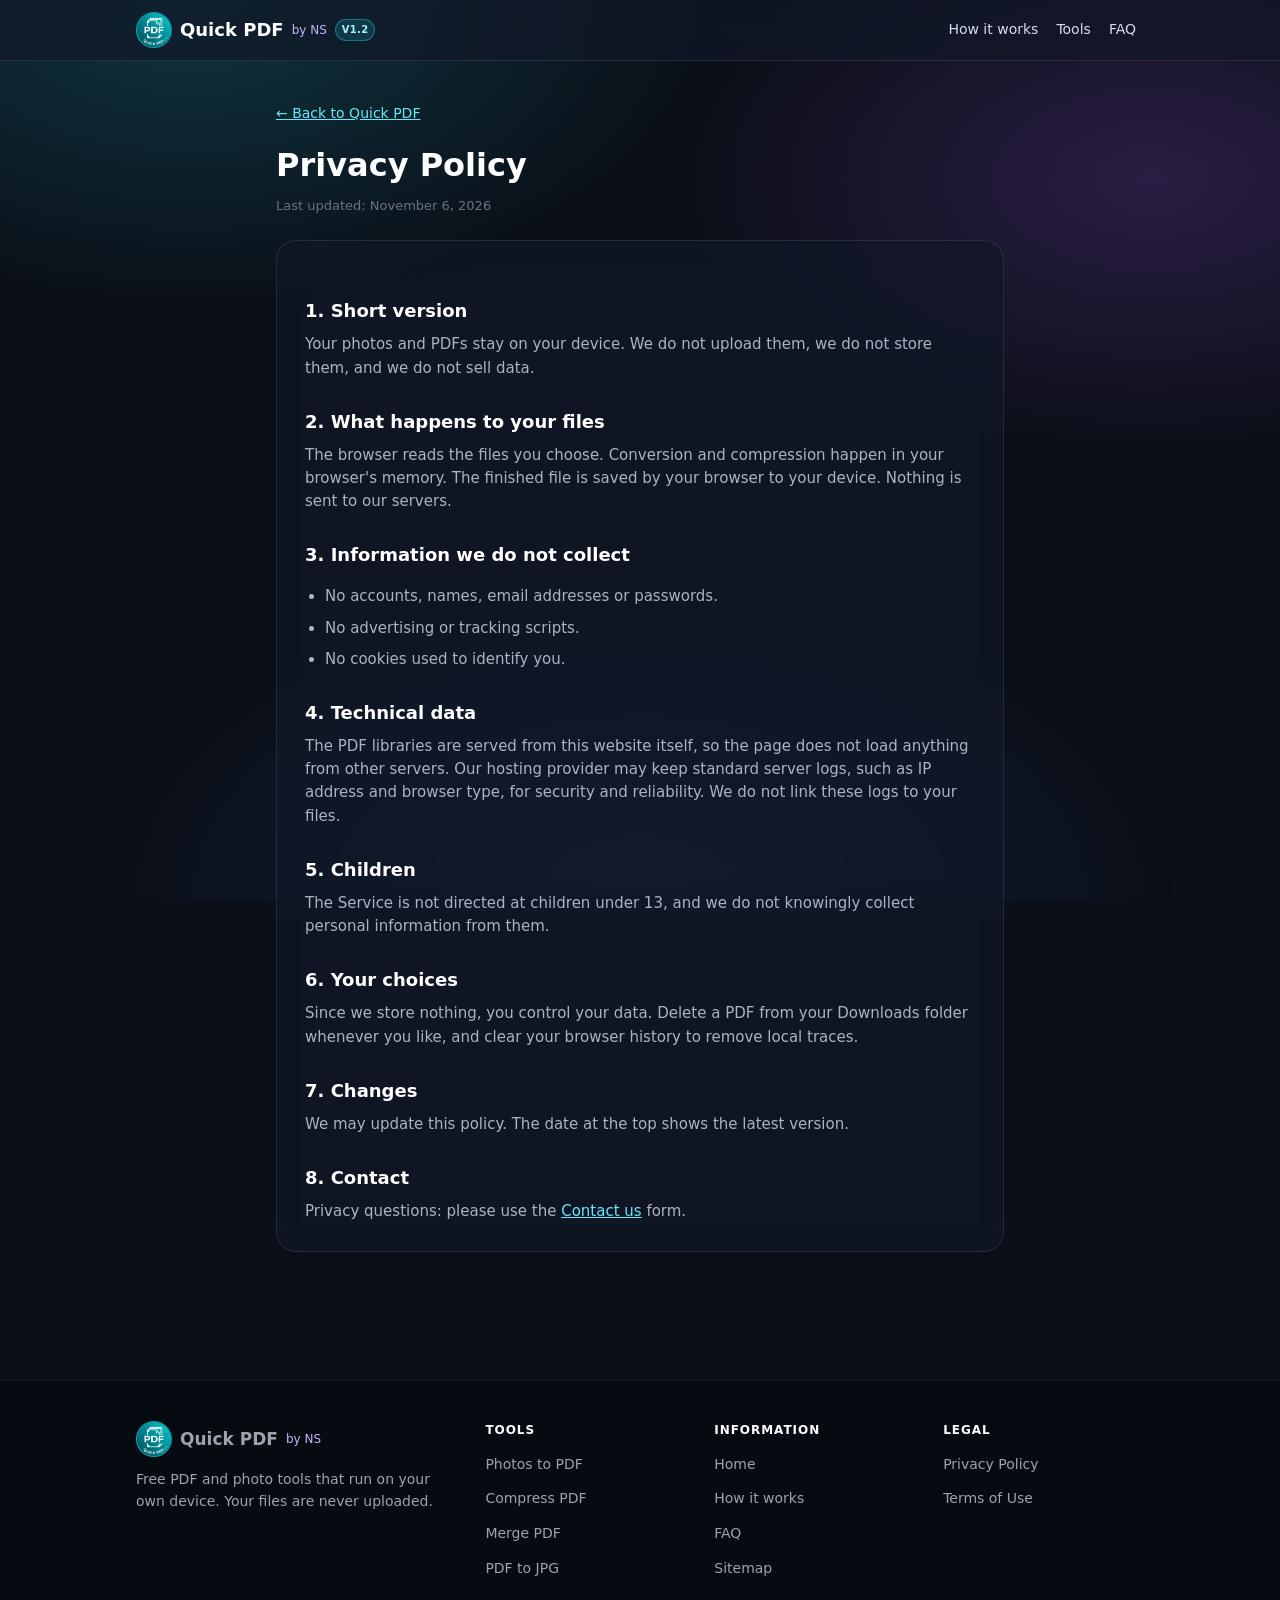
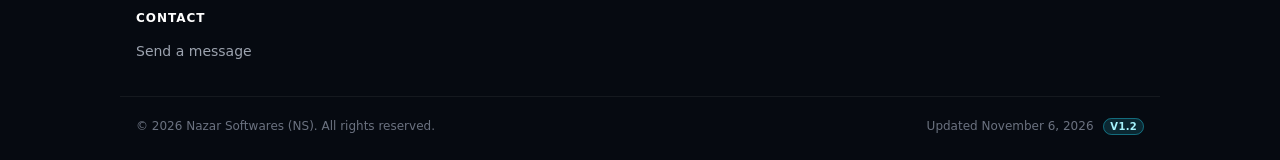
<file: privacy.html>
<!DOCTYPE html>
<html lang="en">
<head>
<meta charset="UTF-8">
<meta name="viewport" content="width=device-width, initial-scale=1.0">
<title>Privacy Policy | Quick PDF</title>
<meta name="description" content="Quick PDF privacy policy. Your photos and PDFs are processed in your browser and are never uploaded to our servers.">
<meta name="robots" content="index, follow">
<link rel="canonical" href="https://quickpdf-ten.vercel.app/privacy.html">
<link rel="icon" type="image/png" sizes="48x48" href="/assets/favicon-48.png">
<link rel="icon" type="image/x-icon" href="/favicon.ico">
<link rel="manifest" href="/site.webmanifest">
<link rel="stylesheet" href="style.css">
</head>
<body>
<div class="aurora" aria-hidden="true"></div>
<header class="topbar glass">
  <div class="wrap">
    <a class="brand" href="index.html">
      <img class="logo" src="assets/logo.png" width="36" height="36" alt="Quick PDF logo: free image to PDF converter and PDF compressor">
      <span>Quick PDF</span>
      <span class="brand-by">by NS</span>
      <span class="version-badge">v1.2</span>
    </a>
    <nav class="nav" aria-label="Main">
      <a href="index.html#how">How it works</a>
      <a href="index.html#tools">Tools</a>
      <a href="index.html#faq">FAQ</a>
    </nav>
  </div>
</header>

<main class="wrap legal">
  <a class="back-link" href="index.html">← Back to Quick PDF</a>
  <h1>Privacy Policy</h1>
  <p class="updated">Last updated: November 6, 2026</p>

  <div class="glass">
    <h2>1. Short version</h2>
    <p>Your photos and PDFs stay on your device. We do not upload them, we do not store them, and we do not sell data.</p>

    <h2>2. What happens to your files</h2>
    <p>The browser reads the files you choose. Conversion and compression happen in your browser's memory. The finished file is saved by your browser to your device. Nothing is sent to our servers.</p>

    <h2>3. Information we do not collect</h2>
    <ul>
      <li>No accounts, names, email addresses or passwords.</li>
      <li>No advertising or tracking scripts.</li>
      <li>No cookies used to identify you.</li>
    </ul>

    <h2>4. Technical data</h2>
    <p>The PDF libraries are served from this website itself, so the page does not load anything from other servers. Our hosting provider may keep standard server logs, such as IP address and browser type, for security and reliability. We do not link these logs to your files.</p>

    <h2>5. Children</h2>
    <p>The Service is not directed at children under 13, and we do not knowingly collect personal information from them.</p>

    <h2>6. Your choices</h2>
    <p>Since we store nothing, you control your data. Delete a PDF from your Downloads folder whenever you like, and clear your browser history to remove local traces.</p>

    <h2>7. Changes</h2>
    <p>We may update this policy. The date at the top shows the latest version.</p>

    <h2>8. Contact</h2>
    <p>Privacy questions: please use the <a href="index.html?view=contact">Contact us</a> form.</p>
  </div>
</main>

<footer class="site-footer">
  <div class="wrap footer-grid">
    <div class="footer-brand">
      <a class="brand" href="index.html"><img class="logo" src="assets/logo.png" width="32" height="32" alt="Quick PDF logo"><span>Quick PDF</span><span class="brand-by">by NS</span></a>
      <p class="foot-note">Free PDF and photo tools that run on your own device. Your files are never uploaded.</p>
    </div>
    <nav aria-label="Tools">
      <h3>Tools</h3>
      <ul>
        <li><a href="index.html?tool=images">Photos to PDF</a></li>
        <li><a href="index.html?tool=compress">Compress PDF</a></li>
        <li><a href="merge-pdf.html">Merge PDF</a></li>
        <li><a href="pdf-to-jpg.html">PDF to JPG</a></li>
      </ul>
    </nav>
    <nav aria-label="Information">
      <h3>Information</h3>
      <ul>
        <li><a href="index.html">Home</a></li>
        <li><a href="index.html#how">How it works</a></li>
        <li><a href="index.html#faq">FAQ</a></li>
        <li><a href="index.html?view=sitemap">Sitemap</a></li>
      </ul>
    </nav>
    <nav aria-label="Legal">
      <h3>Legal</h3>
      <ul>
        <li><a href="privacy.html">Privacy Policy</a></li>
        <li><a href="terms.html">Terms of Use</a></li>
      </ul>
    </nav>
    <div>
      <h3>Contact</h3>
      <ul><li><a href="index.html?view=contact">Send a message</a></li></ul>
    </div>
  </div>
  <div class="wrap footer-bottom">
    <span>© 2026 Nazar Softwares (NS). All rights reserved.</span>
    <span>Updated November 6, 2026 <span class="version-badge">v1.2</span></span>
  </div>
</footer>
</body>
</html>
</file>
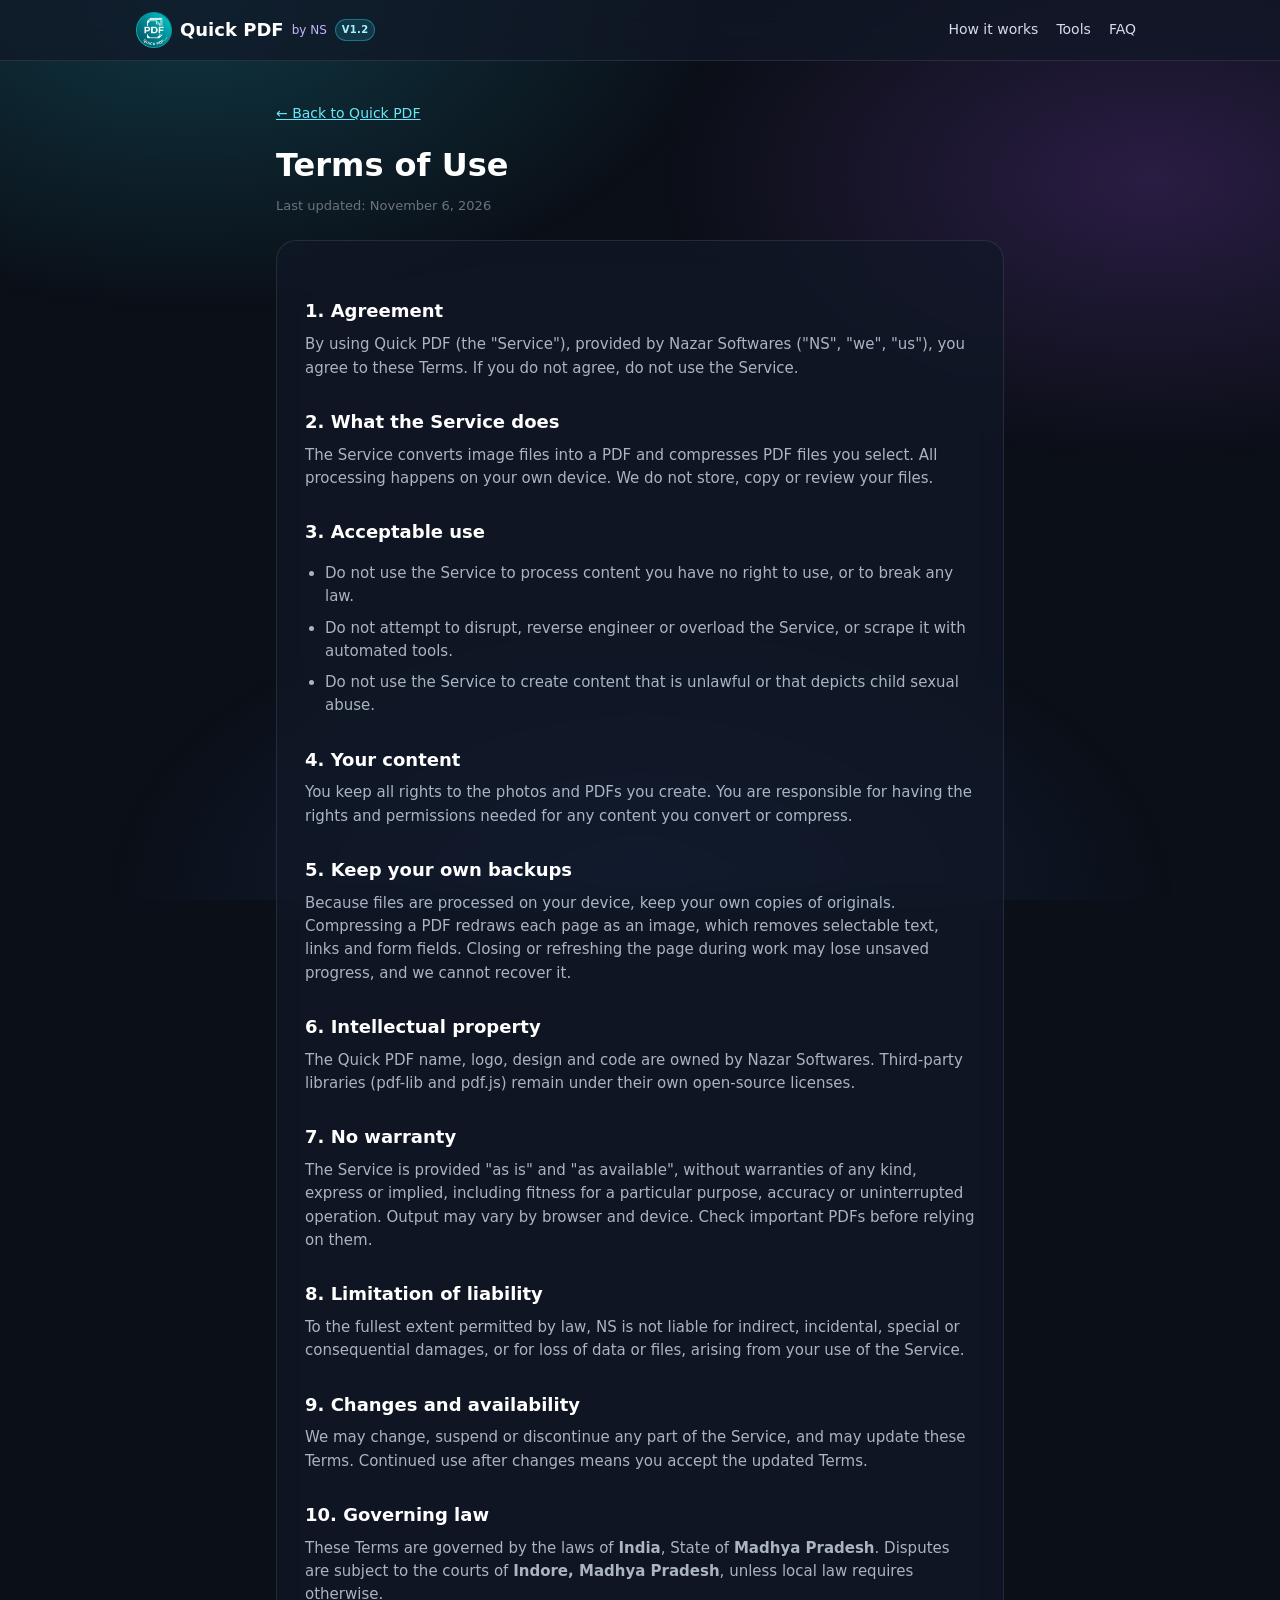
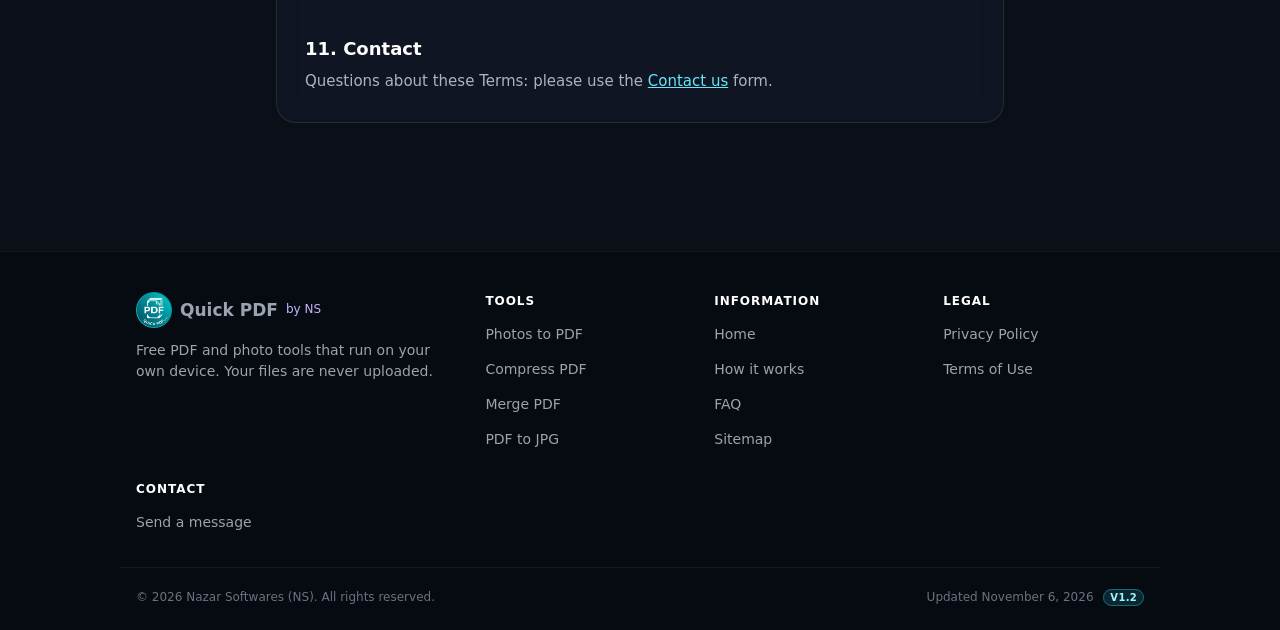
<file: terms.html>
<!DOCTYPE html>
<html lang="en">
<head>
<meta charset="UTF-8">
<meta name="viewport" content="width=device-width, initial-scale=1.0">
<title>Terms of Use | Quick PDF</title>
<meta name="description" content="Terms of use for Quick PDF, the free browser-based image to PDF converter and PDF compressor.">
<meta name="robots" content="index, follow">
<link rel="canonical" href="https://quickpdf-ten.vercel.app/terms.html">
<link rel="icon" type="image/png" sizes="48x48" href="/assets/favicon-48.png">
<link rel="icon" type="image/x-icon" href="/favicon.ico">
<link rel="manifest" href="/site.webmanifest">
<link rel="stylesheet" href="style.css">
</head>
<body>
<div class="aurora" aria-hidden="true"></div>
<header class="topbar glass">
  <div class="wrap">
    <a class="brand" href="index.html">
      <img class="logo" src="assets/logo.png" width="36" height="36" alt="Quick PDF logo: free image to PDF converter and PDF compressor">
      <span>Quick PDF</span>
      <span class="brand-by">by NS</span>
      <span class="version-badge">v1.2</span>
    </a>
    <nav class="nav" aria-label="Main">
      <a href="index.html#how">How it works</a>
      <a href="index.html#tools">Tools</a>
      <a href="index.html#faq">FAQ</a>
    </nav>
  </div>
</header>

<main class="wrap legal">
  <a class="back-link" href="index.html">← Back to Quick PDF</a>
  <h1>Terms of Use</h1>
  <p class="updated">Last updated: November 6, 2026</p>

  <div class="glass">
    <h2>1. Agreement</h2>
    <p>By using Quick PDF (the "Service"), provided by Nazar Softwares ("NS", "we", "us"), you agree to these Terms. If you do not agree, do not use the Service.</p>

    <h2>2. What the Service does</h2>
    <p>The Service converts image files into a PDF and compresses PDF files you select. All processing happens on your own device. We do not store, copy or review your files.</p>

    <h2>3. Acceptable use</h2>
    <ul>
      <li>Do not use the Service to process content you have no right to use, or to break any law.</li>
      <li>Do not attempt to disrupt, reverse engineer or overload the Service, or scrape it with automated tools.</li>
      <li>Do not use the Service to create content that is unlawful or that depicts child sexual abuse.</li>
    </ul>

    <h2>4. Your content</h2>
    <p>You keep all rights to the photos and PDFs you create. You are responsible for having the rights and permissions needed for any content you convert or compress.</p>

    <h2>5. Keep your own backups</h2>
    <p>Because files are processed on your device, keep your own copies of originals. Compressing a PDF redraws each page as an image, which removes selectable text, links and form fields. Closing or refreshing the page during work may lose unsaved progress, and we cannot recover it.</p>

    <h2>6. Intellectual property</h2>
    <p>The Quick PDF name, logo, design and code are owned by Nazar Softwares. Third-party libraries (pdf-lib and pdf.js) remain under their own open-source licenses.</p>

    <h2>7. No warranty</h2>
    <p>The Service is provided "as is" and "as available", without warranties of any kind, express or implied, including fitness for a particular purpose, accuracy or uninterrupted operation. Output may vary by browser and device. Check important PDFs before relying on them.</p>

    <h2>8. Limitation of liability</h2>
    <p>To the fullest extent permitted by law, NS is not liable for indirect, incidental, special or consequential damages, or for loss of data or files, arising from your use of the Service.</p>

    <h2>9. Changes and availability</h2>
    <p>We may change, suspend or discontinue any part of the Service, and may update these Terms. Continued use after changes means you accept the updated Terms.</p>

    <h2>10. Governing law</h2>
    <p>These Terms are governed by the laws of <strong>India</strong>, State of <strong>Madhya Pradesh</strong>. Disputes are subject to the courts of <strong>Indore, Madhya Pradesh</strong>, unless local law requires otherwise.</p>

    <h2>11. Contact</h2>
    <p>Questions about these Terms: please use the <a href="index.html?view=contact">Contact us</a> form.</p>
  </div>
</main>

<footer class="site-footer">
  <div class="wrap footer-grid">
    <div class="footer-brand">
      <a class="brand" href="index.html"><img class="logo" src="assets/logo.png" width="32" height="32" alt="Quick PDF logo"><span>Quick PDF</span><span class="brand-by">by NS</span></a>
      <p class="foot-note">Free PDF and photo tools that run on your own device. Your files are never uploaded.</p>
    </div>
    <nav aria-label="Tools">
      <h3>Tools</h3>
      <ul>
        <li><a href="index.html?tool=images">Photos to PDF</a></li>
        <li><a href="index.html?tool=compress">Compress PDF</a></li>
        <li><a href="merge-pdf.html">Merge PDF</a></li>
        <li><a href="pdf-to-jpg.html">PDF to JPG</a></li>
      </ul>
    </nav>
    <nav aria-label="Information">
      <h3>Information</h3>
      <ul>
        <li><a href="index.html">Home</a></li>
        <li><a href="index.html#how">How it works</a></li>
        <li><a href="index.html#faq">FAQ</a></li>
        <li><a href="index.html?view=sitemap">Sitemap</a></li>
      </ul>
    </nav>
    <nav aria-label="Legal">
      <h3>Legal</h3>
      <ul>
        <li><a href="privacy.html">Privacy Policy</a></li>
        <li><a href="terms.html">Terms of Use</a></li>
      </ul>
    </nav>
    <div>
      <h3>Contact</h3>
      <ul><li><a href="index.html?view=contact">Send a message</a></li></ul>
    </div>
  </div>
  <div class="wrap footer-bottom">
    <span>© 2026 Nazar Softwares (NS). All rights reserved.</span>
    <span>Updated November 6, 2026 <span class="version-badge">v1.2</span></span>
  </div>
</footer>
</body>
</html>
</file>
<file: style.css>
/* ===== Quick PDF — style.css (v1.2) ===== */
:root {
  color-scheme: dark;
  --bg: #0b0f17;
  --text: #d6dde8;
  --muted: #9ca3af;
  --cyan: #67e8f9;
  --purple: #d8b4fe;
}

*, *::before, *::after { box-sizing: border-box; }
[hidden] { display: none !important; }
html { -webkit-text-size-adjust: 100%; scroll-behavior: smooth; overflow-y: scroll; overflow-anchor: none; }
img, canvas, svg { max-width: 100%; }

body {
  margin: 0;
  min-height: 100vh;
  background: var(--bg);
  color: var(--text);
  font: 16px/1.55 system-ui, -apple-system, "Segoe UI", Roboto, "Helvetica Neue", Arial, sans-serif;
  overflow-x: hidden;
  padding-top: env(safe-area-inset-top, 0px);
  padding-bottom: env(safe-area-inset-bottom, 0px);
}

a { color: var(--cyan); }
h1, h2, h3, p { margin: 0; }
button { font: inherit; color: inherit; cursor: pointer; }
button:disabled { cursor: not-allowed; opacity: .45; }
:focus-visible { outline: 2px solid #22d3ee; outline-offset: 2px; }

.sr-only {
  position: absolute; width: 1px; height: 1px; padding: 0; margin: -1px;
  overflow: hidden; clip: rect(0, 0, 0, 0); white-space: nowrap; border: 0;
}

/* ===== Background ===== */
.aurora {
  position: fixed; inset: 0; z-index: -1; pointer-events: none;
  background:
    radial-gradient(60% 50% at 15% 0%, rgba(34,211,238,.20), transparent 70%),
    radial-gradient(55% 45% at 90% 20%, rgba(168,85,247,.20), transparent 70%),
    radial-gradient(60% 50% at 50% 100%, rgba(59,130,246,.18), transparent 70%);
}

.wrap { width: 100%; max-width: 1040px; margin: 0 auto; padding: 0 16px; }
.main { padding-bottom: 64px; }

.glass {
  background: rgba(17,24,39,.72);
  -webkit-backdrop-filter: blur(14px);
  backdrop-filter: blur(14px);
  border: 1px solid rgba(148,163,184,.16);
  border-radius: 20px;
}

/* ===== Header ===== */
.topbar {
  position: sticky; top: 0; z-index: 40;
  border-radius: 0; border-width: 0 0 1px 0;
}
.topbar .wrap {
  display: flex; align-items: center; justify-content: space-between;
  gap: 12px; padding-top: 12px; padding-bottom: 12px; flex-wrap: wrap;
}
.brand {
  display: flex; align-items: center; gap: 8px;
  font-weight: 700; font-size: 18px; color: #fff;
  background: none; border: 0; padding: 0; text-decoration: none;
}
.logo { width: 36px; height: 36px; flex-shrink: 0; display: block; }
.brand-by { font-size: 12px; color: #c4b5fd; font-weight: 500; }
.version-badge {
  font-size: 10px; font-weight: 700; letter-spacing: .3px;
  color: #a5f3fc; background: rgba(34,211,238,.15);
  border: 1px solid rgba(34,211,238,.4); border-radius: 999px;
  padding: 2px 6px; text-transform: uppercase;
}
.nav { display: flex; align-items: center; gap: 2px; font-size: 14px; font-weight: 500; }
.nav a { color: var(--text); text-decoration: none; padding: 6px 8px; border-radius: 8px; }
.nav a:hover { color: var(--cyan); }

/* ===== Buttons ===== */
.btn-primary {
  background: linear-gradient(135deg, #06b6d4, #3b82f6); color: #fff; border: 0;
  border-radius: 16px; font-weight: 600; padding: 14px 24px;
  box-shadow: 0 10px 30px -10px rgba(6,182,212,.6);
}
.btn-primary:hover:not(:disabled) { filter: brightness(1.08); }
.btn-ghost {
  background: rgba(148,163,184,.10); border: 1px solid rgba(148,163,184,.22);
  color: #e2e8f0; border-radius: 16px; font-weight: 500; padding: 14px 24px;
}
.btn-ghost:hover:not(:disabled) { background: rgba(148,163,184,.18); }
.btn-link {
  background: none; border: 0; color: var(--muted); font-size: 14px;
  padding: 4px 6px; border-radius: 8px;
}
.btn-link:hover { color: var(--cyan); }
.btn-row { display: flex; flex-direction: column; gap: 12px; }
.btn-row > * { flex: 1; }
@media (min-width: 480px) { .btn-row { flex-direction: row; } }

/* ===== Hero ===== */
.hero { display: grid; gap: 40px; align-items: center; padding-top: 40px; }
@media (min-width: 900px) { .hero { grid-template-columns: 1fr 1fr; padding-top: 64px; } }
.eyebrow {
  display: inline-block; border: 1px solid rgba(34,211,238,.3);
  background: rgba(34,211,238,.1); color: #a5f3fc; font-size: 12px; font-weight: 500;
  padding: 4px 12px; border-radius: 999px;
}
.hero h1 {
  margin-top: 16px; font-size: clamp(32px, 6vw, 52px); font-weight: 800;
  letter-spacing: -.02em; line-height: 1.12; color: #fff;
}
.grad-text {
  background: linear-gradient(90deg, #67e8f9, #c084fc);
  -webkit-background-clip: text; background-clip: text; color: transparent;
}
.lede { margin-top: 16px; color: var(--muted); font-size: 18px; max-width: 540px; }
.hero .btn-row { margin-top: 28px; }
.checks {
  list-style: none; padding: 0; margin: 28px 0 0;
  display: grid; grid-template-columns: 1fr 1fr; gap: 12px;
  color: #cbd5e1; font-size: 14px; max-width: 420px;
}
.checks li::before { content: "✓ "; color: var(--cyan); font-weight: 700; }
.whats-new {
  margin-top: 24px; display: flex; align-items: flex-start; gap: 8px;
  font-size: 13px; color: #cbd5e1; padding: 10px 12px;
  background: rgba(168,85,247,.10); border: 1px solid rgba(168,85,247,.30);
  border-radius: 12px; max-width: 540px;
}
.wn-badge {
  font-size: 10px; font-weight: 800; letter-spacing: .5px; color: #0b0f17;
  background: var(--purple); padding: 2px 6px; border-radius: 6px; flex-shrink: 0; margin-top: 1px;
}
.whats-new strong { color: #fff; }
.art { width: 100%; max-width: 480px; margin: 0 auto; }
.art svg { width: 100%; height: auto; display: block; }

/* ===== Sections ===== */
.section { margin-top: 80px; scroll-margin-top: 90px; }
.section h2 { font-size: 28px; font-weight: 700; color: #fff; text-align: center; }
.section .sub { text-align: center; color: var(--muted); margin-top: 8px; }
.steps { margin-top: 32px; display: grid; gap: 16px; }
@media (min-width: 720px) { .steps { grid-template-columns: repeat(3, 1fr); } }
.step { padding: 24px; }
.step-num {
  width: 40px; height: 40px; border-radius: 12px;
  display: flex; align-items: center; justify-content: center; font-weight: 700;
  background: rgba(34,211,238,.15); color: #67e8f9;
}
.step:nth-child(2) .step-num { background: rgba(168,85,247,.15); color: var(--purple); }
.step:nth-child(3) .step-num { background: rgba(59,130,246,.15); color: #93c5fd; }
.step h3 { margin-top: 16px; font-size: 17px; color: #fff; font-weight: 600; }
.step p { margin-top: 6px; font-size: 14px; color: var(--muted); }

.feature-grid { margin-top: 32px; display: grid; gap: 16px; }
@media (min-width: 720px) { .feature-grid { grid-template-columns: repeat(2, 1fr); } }
.feature { padding: 20px 22px; }
.feature h3 { font-size: 16px; color: #fff; font-weight: 600; }
.feature p { margin-top: 6px; font-size: 14px; color: var(--muted); }

.platforms { margin-top: 64px; padding: 24px; }
.platforms h2 { font-size: 18px; color: #fff; font-weight: 600; }
.platforms .grid { margin-top: 16px; display: grid; gap: 16px; font-size: 14px; color: var(--muted); }
@media (min-width: 720px) { .platforms .grid { grid-template-columns: repeat(3, 1fr); } }
.platforms strong { color: #e5e7eb; }

.faq { margin: 16px auto 0; max-width: 760px; display: grid; gap: 10px; }
.faq details { padding: 0; overflow: hidden; }
.faq summary {
  display: flex; align-items: center; justify-content: space-between; gap: 16px;
  padding: 16px 18px; cursor: pointer; font-weight: 600; color: #fff; list-style: none;
}
.faq summary::-webkit-details-marker { display: none; }
.faq summary::after {
  content: "+"; flex-shrink: 0; width: 28px; height: 28px; border-radius: 8px;
  display: flex; align-items: center; justify-content: center;
  background: rgba(34,211,238,.15); color: var(--cyan); font-size: 18px; line-height: 1;
}
.faq details[open] summary::after { content: "–"; }
.faq summary:hover { color: var(--cyan); }
.faq details p { padding: 0 18px 16px; margin: 0; font-size: 14px; color: var(--muted); }

.sitemap ul { list-style: none; padding: 0; margin: 8px 0 0; display: grid; gap: 8px; }
.sitemap a { font-size: 15px; }

.about-text { max-width: 760px; margin: 16px auto 0; color: var(--muted); font-size: 15px; text-align: center; }

/* ===== App panel ===== */
.app { max-width: 640px; margin: 0 auto; padding-top: 32px; }
.app-top {
  display: flex; align-items: center; justify-content: space-between;
  margin-bottom: 16px; font-size: 13px; color: #6b7280; gap: 8px;
}
.app-top span { text-align: right; }

.mode-tabs {
  display: flex; gap: 4px; padding: 4px; margin-bottom: 16px;
  background: rgba(148,163,184,.08); border: 1px solid rgba(148,163,184,.16); border-radius: 14px;
}
.tab {
  flex: 1; background: none; border: 0; padding: 10px 12px; border-radius: 10px;
  font-weight: 600; font-size: 14px; color: var(--muted); transition: background .2s, color .2s;
}
.tab.active { background: linear-gradient(135deg, rgba(6,182,212,.28), rgba(59,130,246,.28)); color: #fff; }
.tab:hover:not(.active) { color: var(--cyan); }

.upload {
  display: block; text-align: center; cursor: pointer; position: relative;
  padding: 32px 20px; border: 2px dashed rgba(34,211,238,.4); border-radius: 24px;
  transition: border-color .2s, background .2s;
}
.upload:hover, .upload.drag, .upload:focus-within { border-color: #67e8f9; }
.upload.drag { background: rgba(34,211,238,.08); }
.upload-icon {
  width: 56px; height: 56px; margin: 0 auto 12px; border-radius: 16px; color: #67e8f9;
  background: linear-gradient(135deg, rgba(6,182,212,.2), rgba(168,85,247,.2));
  display: flex; align-items: center; justify-content: center;
}
.upload-icon svg { width: 28px; height: 28px; }
.upload p.title { font-weight: 600; color: #fff; }
.upload p.hint { font-size: 12px; color: var(--muted); margin-top: 4px; }

.status {
  min-height: 52px; display: flex; align-items: center;
  margin-top: 16px; font-size: 14px; border-radius: 12px; padding: 12px 16px; border: 1px solid;
}
.status.ok { border-color: rgba(34,211,238,.3); background: rgba(34,211,238,.1); color: #cffafe; }
.status.warn { border-color: rgba(251,191,36,.4); background: rgba(251,191,36,.1); color: #fef3c7; }
.status.error { border-color: rgba(239,68,68,.4); background: rgba(239,68,68,.1); color: #fecaca; }

.pages { margin-top: 24px; padding: 20px; }
.pages-head { display: flex; align-items: center; justify-content: space-between; margin-bottom: 16px; }
.pages-head h2 { font-size: 17px; color: #fff; font-weight: 600; }
.thumbs {
  list-style: none; padding: 0; margin: 0; display: grid;
  grid-template-columns: repeat(2, 1fr); gap: 12px; max-height: 420px; overflow-y: auto;
}
@media (min-width: 560px) { .thumbs { grid-template-columns: repeat(3, 1fr); } }
.thumb {
  position: relative; border-radius: 12px; overflow: hidden;
  border: 1px solid rgba(148,163,184,.2); background: rgba(0,0,0,.35);
}
.thumb canvas { display: block; width: 100%; height: auto; aspect-ratio: 5 / 4; }
.thumb .badge {
  position: absolute; left: 6px; top: 6px; background: rgba(0,0,0,.7); color: #fff;
  font-size: 11px; font-weight: 700; padding: 2px 6px; border-radius: 6px;
}
.thumb .controls {
  position: absolute; left: 0; right: 0; bottom: 0; display: flex;
  justify-content: space-between; gap: 4px; padding: 4px;
  background: linear-gradient(to top, rgba(0,0,0,.85), transparent);
}
.thumb-btn {
  width: 28px; height: 28px; border-radius: 8px; border: 0; color: #fff;
  background: rgba(255,255,255,.15); font-size: 12px;
  display: flex; align-items: center; justify-content: center;
}
.thumb-btn.danger { background: #dc2626; }

.field { margin-top: 16px; display: grid; gap: 6px; }
.field label, .field .label { font-size: 13px; font-weight: 600; color: #e5e7eb; }
.field small { font-size: 12px; color: var(--muted); }
.field input, .field select {
  font: inherit; font-size: 14px; color: #fff; background: rgba(148,163,184,.08);
  border: 1px solid rgba(148,163,184,.25); border-radius: 12px; padding: 10px 12px;
}
.field select option { background: #111827; }

.comp-block { margin-top: 20px; padding-top: 16px; border-top: 1px solid rgba(148,163,184,.14); }
.comp-title { display: block; font-size: 13px; font-weight: 600; color: #e5e7eb; margin-bottom: 10px; }
.comp-title small { display: block; font-weight: 400; color: var(--muted); font-size: 12px; margin-top: 2px; }
.comp-pills { display: flex; flex-wrap: wrap; gap: 8px; }
.comp-pills label {
  flex: 1; min-width: 90px; position: relative; display: flex; align-items: center;
  justify-content: center; padding: 10px 12px; border-radius: 12px;
  border: 1px solid rgba(148,163,184,.22); background: rgba(148,163,184,.08);
  cursor: pointer; font-size: 13px; color: #cbd5e1; transition: all .2s; text-align: center;
}
.comp-pills label:hover { border-color: rgba(34,211,238,.4); }
.comp-pills label.active { border-color: #67e8f9; background: rgba(34,211,238,.15); color: #fff; }
.comp-pills input { position: absolute; opacity: 0; pointer-events: none; }
.comp-pills label:focus-within { outline: 2px solid #22d3ee; outline-offset: 2px; }

.pdf-actions { margin-top: 20px; }
.pdf-file-info { margin-top: 16px; padding: 16px; display: flex; align-items: center; justify-content: space-between; gap: 12px; }
.pdf-file-info .name { font-size: 14px; color: #e5e7eb; font-weight: 600; word-break: break-all; }
.pdf-file-info .size { font-size: 12px; color: var(--muted); margin-top: 2px; }
.clear-file {
  background: rgba(239,68,68,.15); border: 1px solid rgba(239,68,68,.35);
  color: #fecaca; border-radius: 10px; padding: 6px 10px; font-size: 12px;
}
.pdf-note {
  margin-top: 16px; font-size: 12px; color: var(--muted); padding: 10px 12px;
  border-radius: 10px; background: rgba(148,163,184,.06); border: 1px dashed rgba(148,163,184,.2);
}
.pdf-compress-actions { margin-top: 20px; display: grid; gap: 12px; }
#pdfDownloadBtn {
  width: 100%; background: linear-gradient(135deg, #10b981, #06b6d4);
  border: 1px solid rgba(16,185,129,.65); color: #fff; font-weight: 700; font-size: 15px;
  padding: 16px 20px; border-radius: 16px;
  box-shadow: 0 10px 30px -10px rgba(16,185,129,.6);
}
#pdfDownloadBtn:hover:not(:disabled) { filter: brightness(1.08); }

/* ===== Footer ===== */

/* ===== Legal pages ===== */
.legal { padding-top: 40px; padding-bottom: 64px; max-width: 760px; margin: 0 auto; }
.legal h1 { font-size: 32px; color: #fff; font-weight: 800; }
.legal .updated { font-size: 13px; color: #6b7280; margin-top: 6px; }
.legal h2 { font-size: 18px; color: #fff; font-weight: 600; margin-top: 28px; }
.legal p, .legal li { margin-top: 8px; color: #aab4c3; font-size: 15px; }
.legal ul { padding-left: 20px; }
.legal .glass { padding: 28px; margin-top: 24px; }
.back-link { display: inline-block; margin-bottom: 16px; font-size: 14px; }

.thumb {
  cursor: grab;
  user-select: none; -webkit-user-select: none;
  -webkit-touch-callout: none;
  touch-action: manipulation;
}
.thumb:active { cursor: grabbing; }
.thumb:focus-visible { outline: 2px solid #67e8f9; outline-offset: 2px; }
.thumb canvas { pointer-events: none; }
.thumb .controls { justify-content: flex-end; }
.thumb.dragging { opacity: .35; }
.drag-ghost {
  position: fixed; z-index: 100; pointer-events: none; margin: 0;
  border-color: #67e8f9; box-shadow: 0 18px 40px -12px rgba(0,0,0,.6);
  transform: rotate(2deg) scale(1.04); opacity: .96;
}
.thumb.drop-target { outline: 2px dashed #67e8f9; outline-offset: -3px; }

/* Logo image is already a round badge with transparent corners */
img.logo { background: none; border-radius: 0; display: block; }

/* ===== Tool pages (Merge PDF, PDF to JPG) ===== */
.tool-title { font-size: clamp(26px, 5vw, 36px); font-weight: 800; color: #fff; line-height: 1.2; margin-top: 24px; }
.tool-lede { margin-top: 10px; color: var(--muted); font-size: 16px; }
.file-list { list-style: none; padding: 0; margin: 16px 0 0; display: grid; gap: 8px; }
.file-row { display: flex; align-items: center; gap: 10px; padding: 10px 12px; border-radius: 14px; }
.file-num { width: 26px; height: 26px; border-radius: 8px; display: inline-flex; align-items: center; justify-content: center; background: rgba(34,211,238,.15); color: var(--cyan); font-size: 13px; font-weight: 700; flex-shrink: 0; }
.file-name { flex: 1; min-width: 0; overflow: hidden; text-overflow: ellipsis; white-space: nowrap; color: #e5e7eb; font-size: 14px; }
.file-size { font-size: 12px; color: var(--muted); flex-shrink: 0; }
.row-btn { width: 32px; height: 32px; border-radius: 8px; border: 1px solid rgba(148,163,184,.25); background: rgba(148,163,184,.10); color: #e2e8f0; font-size: 14px; flex-shrink: 0; display: inline-flex; align-items: center; justify-content: center; }
.row-btn:hover:not(:disabled) { background: rgba(148,163,184,.2); }
.row-btn.danger { background: rgba(220,38,38,.25); border-color: rgba(239,68,68,.4); color: #fff; }
.row-btn.wide { width: auto; padding: 0 14px; }
.upload.drag { border-color: #67e8f9; background: rgba(34,211,238,.08); }
.pages-head { display: flex; align-items: center; justify-content: space-between; gap: 12px; margin-bottom: 4px; flex-wrap: wrap; }
.pages-head h2 { font-size: 17px; color: #fff; font-weight: 600; }
#allBtn { padding: 10px 16px; font-size: 14px; border-radius: 12px; }

/* Tool cards on the home page */
a.feature { display: block; text-decoration: none; color: inherit; transition: border-color .2s; }
a.feature:hover { border-color: rgba(34,211,238,.5); transform: translateY(-2px); }
a.feature h3 { color: #fff; }
.tools-link { color: var(--cyan); font-size: 14px; font-weight: 600; margin-top: 10px; display: inline-block; }

/* Reserved message space: a message fills it, and an empty one stays invisible, so nothing jumps */
.status.empty { visibility: hidden; border-color: transparent; background: transparent; }
/* No movement on hover: only colour changes */
a.feature:hover { transform: none; }
.thumb { transition: opacity .15s; }

/* ===== Tool icon grid ===== */
.tool-grid { display: grid; grid-template-columns: repeat(2, 1fr); gap: 12px; margin-top: 28px; }
@media (min-width: 720px) { .tool-grid { grid-template-columns: repeat(4, 1fr); } }
.tool-tile {
  display: flex; flex-direction: column; align-items: center; justify-content: flex-start; gap: 10px;
  min-height: 128px; padding: 18px 10px; border-radius: 18px; text-decoration: none; color: #e5e7eb;
  background: rgba(17,24,39,.72); border: 1px solid rgba(148,163,184,.16);
  font: inherit; cursor: pointer; transition: border-color .2s, background .2s;
}
.tool-tile:hover { border-color: rgba(34,211,238,.5); background: rgba(17,24,39,.9); }
.tool-icon {
  width: 52px; height: 52px; border-radius: 16px; flex-shrink: 0;
  display: flex; align-items: center; justify-content: center; color: #a5f3fc;
  background: linear-gradient(135deg, rgba(6,182,212,.25), rgba(168,85,247,.25));
}
.tool-icon svg { width: 26px; height: 26px; }
.tool-name { font-size: 13px; font-weight: 600; text-align: center; line-height: 1.3; color: #fff; }

/* ===== Site footer ===== */
.site-footer {
  margin-top: 64px; padding: 40px 0 24px; text-align: left;
  border-top: 1px solid rgba(255,255,255,.06); background: rgba(5,8,14,.55);
}
.footer-grid { display: grid; gap: 28px; grid-template-columns: 1fr; }
@media (min-width: 640px) { .footer-grid { grid-template-columns: 1fr 1fr; } }
@media (min-width: 960px) { .footer-grid { grid-template-columns: 1.6fr 1fr 1fr 1fr; } }
.footer-brand .brand { font-size: 17px; }
.foot-note { color: var(--muted); font-size: 14px; margin-top: 12px; max-width: 300px; }
.footer-grid h3 {
  font-size: 12px; font-weight: 700; color: #fff; text-transform: uppercase;
  letter-spacing: .08em; margin: 0 0 12px;
}
.footer-grid ul { list-style: none; margin: 0; padding: 0; display: grid; gap: 10px; }
.footer-grid a { color: var(--muted); text-decoration: none; font-size: 14px; }
.footer-grid a:hover { color: var(--cyan); }
.footer-bottom {
  display: flex; justify-content: space-between; align-items: center; flex-wrap: wrap; gap: 10px;
  margin-top: 32px; padding-top: 20px; border-top: 1px solid rgba(255,255,255,.06);
  font-size: 12px; color: #6b7280;
}
.footer-bottom .version-badge { margin-left: 6px; }

/* Tool icons at the top of the home page */
.top-tools { margin-top: 24px; }
.top-tools h2 { font-size: 22px; }
.top-tools .tool-grid { margin-top: 16px; }

/* Contact form */
.contact-form { display: grid; gap: 16px; padding: 24px; margin-top: 16px; }
.field textarea {
  font: inherit; font-size: 14px; color: #fff; background: rgba(148,163,184,.08);
  border: 1px solid rgba(148,163,184,.25); border-radius: 12px; padding: 10px 12px;
  resize: vertical; min-height: 120px;
}
.field textarea::placeholder { color: #6b7280; }
.hp { position: absolute; left: -9999px; width: 1px; height: 1px; overflow: hidden; }
#cSend { width: 100%; }
</file>
